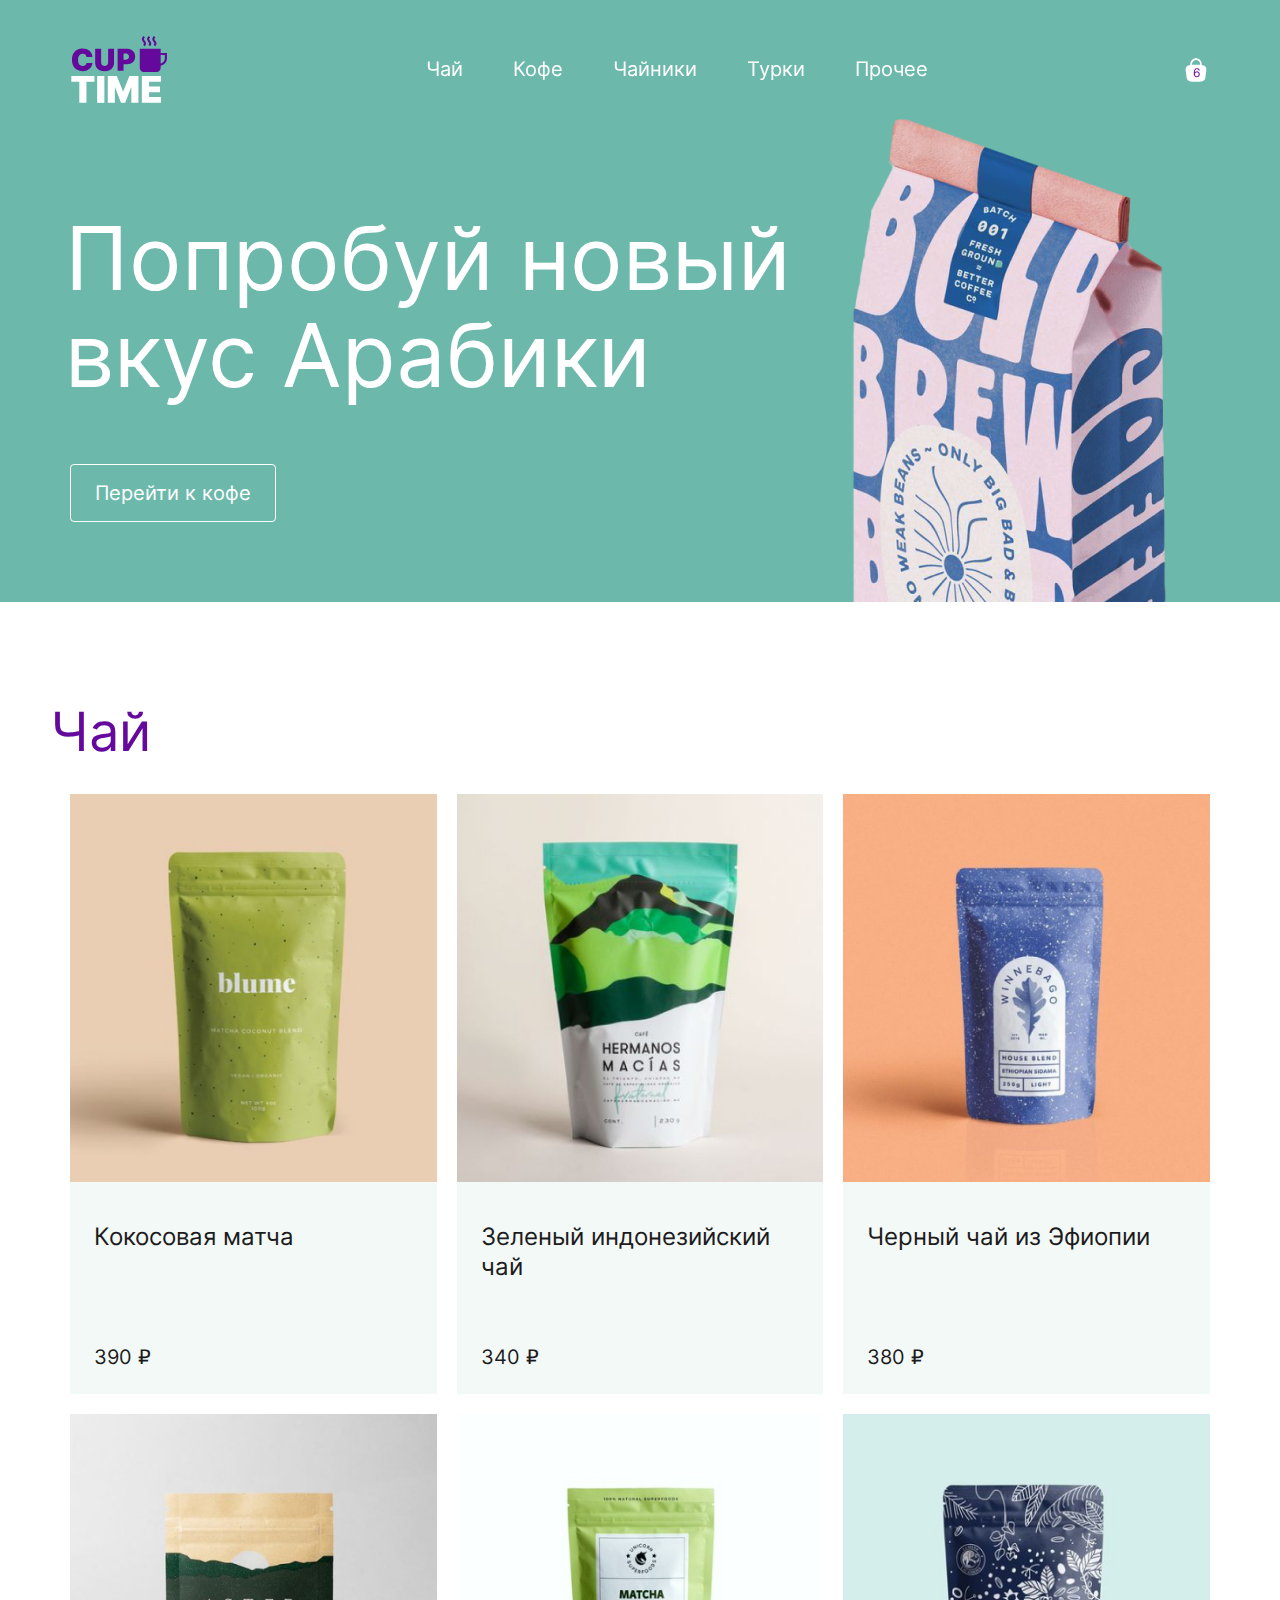
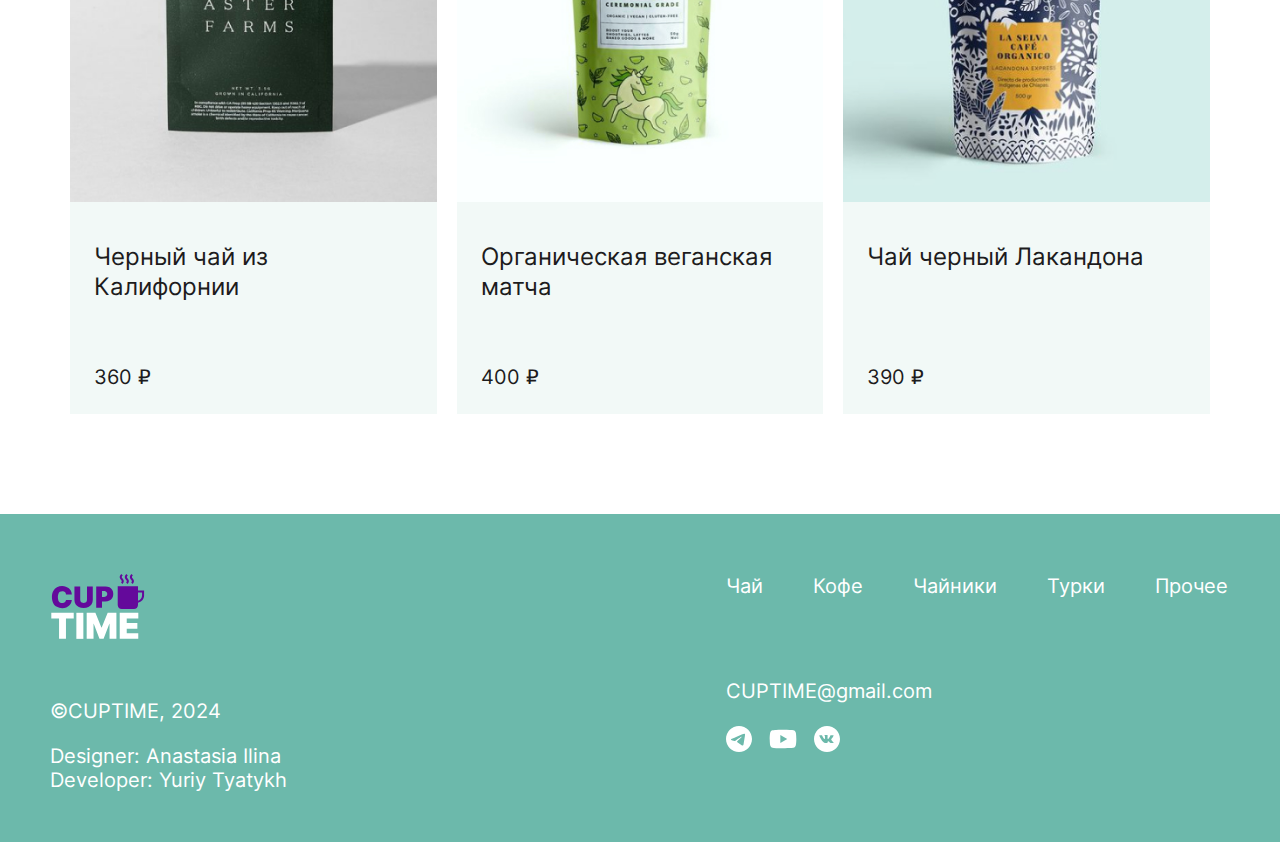
<file: index.html>
<!DOCTYPE html>
<html lang="ru">

<head>
    <meta charset="UTF-8">
    <meta name="viewport" content="width=device-width, initial-scale=1.0">
    <title>Cup Time - время кофе и чая</title>

    <link rel="stylesheet" href="styles/normalize.css">
    <link rel="stylesheet" href="styles/style.css">
</head>


<body>
    <header class="header">
        <div class="container header__container">
            <a class="header__logo-link">
                <img class="header__logo" src="image/logo.svg" alt="Логотип Cup Time">
            </a>

            <nav class="header__nav">
                <ul class="header__menu">
                    <li class="header__menu-item">
                        <a href="#" class="header__menu-link">Чай</a>
                    </li>
                    <li class="header__menu-item">
                        <a href="#" class="header__menu-link">Кофе</a>
                    </li>
                    <li class="header__menu-item">
                        <a href="#" class="header__menu-link">Чайники</a>
                    </li>
                    <li class="header__menu-item">
                        <a href="#" class="header__menu-link">Турки</a>
                    </li>
                    <li class="header__menu-item">
                        <a href="#" class="header__menu-link">Прочее</a>
                    </li>
                </ul>
            </nav>
            <a href="cart.html" class="header__cart-link">6</a>
        </div>
    </header>

    <class="main">
        <section class="promo">
            <div class="container"></div>
            <div class="promo__container">
                <h1 class="promo__title">Попробуй новый вкус Арабики</h1>
                <a href="#" class="promo__link">Перейти к кофе</a>
            </div>
        </div>
    </section>
        <section class="products">
            <div class="container">
                <h2 class="products__title">Чай</h2>
        </div>

                <ul class="products__list">
                    <li class="products__item">
                        <article class="product">
                            <img src="image/photo-2.jpg" alt="Кокосовая матча" class="product__image">
                            <div class="product__content">
                                <h3 class="product__title">Кокосовая матча</h3>
                                <p class="product__price">390 ₽</p>
                            </div>
                        </article>
                    </li>

                    <li class="products__item">
                        <article class="product">
                            <img src="image/photo-1.jpg" alt="Зеленый индонезийский чай" class="product__image">
                            <div class="product__content">
                                <h3 class="product__title">Зеленый индонезийский чай</h3>
                                <p class="product__price">340 ₽</p>
                            </div>        
                        </article>
                    </li>

                    <li class="products__item">
                        <article class="product">
                            <img src="image/photo.jpg" alt="Черный чай из Эфиопии" class="product__image">
                            <div class="product__content">
                                <h3 class="product__title">Черный чай из Эфиопии</h3>
                                <p class="product__price">380 ₽</p>
                            </div>                         
                        </article>
                    </li>

                    <li class="products__item">
                        <article class="product">
                            <img src="image/photo-5.jpg" alt="Черный чай из Калифорнии" class="product__image">
                            <div class="product__content">
                                <h3 class="product__title">Черный чай из Калифорнии</h3>
                                <p class="product__price">360 ₽</p>
                            </div>        
                        </article>
                    </li>

                    <li class="products__item">
                        <article class="product">
                            <img src="image/photo-4.jpg" alt="Органическая веганская матча" class="product__image">
                            <div class="product__content">
                                <h3 class="product__title">Органическая веганская матча</h3>
                                <p class="product__price">400 ₽</p>
                            </div>        
                        </article>
                    </li>

                    <li class="products__item">
                        <article class="product">
                            <img src="image/photo-3.jpg" alt="Чай черный Лакандона" class="product__image">
                            <div class="product__content">
                                <h3 class="product__title">Чай черный Лакандона</h3>
                                <p class="product__price">390 ₽</p>
                            </div>        
                        </article>
                    </li>
                </ul>
            </section>
    </main>

    <footer class="footer">
            <div class="container footer__container">
                <a class="footer__logo-link">
                    <img src="image/logo.svg" alt="Логотип Cup Time" class="footer__logo">
                </a>
                <div class="footer__nav">
                    <ul class="footer__menu">
                        <li class="footer__menu-item">
                            <a href="#" class="footer__menu-link">Чай</a>
                        </li>
                        <li class="footer__menu-item">
                            <a href="#" class="footer__menu-link">Кофе</a>
                        </li>
                        <li class="footer__menu-item">
                            <a href="#" class="footer__menu-link">Чайники</a>
                        </li>
                        <li class="footer__menu-item">
                            <a href="#" class="footer__menu-link">Турки</a>
                        </li>
                        <li class="footer__menu-item">
                            <a href="#" class="footer__menu-link">Прочее</a>
                        </li>
                    </ul>
                </div>

                <div class="footer__info">
                    <p class="footer__copyright">©CUPTIME, 2024</p>
                    <ul class="footer__developers">
                        <li class="footer__developer">Designer: 
                            <a href="#" class="footer__developer-link">Anastasia Ilina</a>
                        </li>
                        <li class="footer__developer">Developer: 
                            <a href="https://github.com/YuriyTyatykh" class="footer__developer-link">Yuriy Tyatykh</a>
                        </li>
                    </ul>
                </div>

                <div class="footer__contacts">
                    <a href="mailto:CUPTIME@gmail.com" class="footer__email">CUPTIME@gmail.com</a>
                    <ul class="footer__social">
                        <li class="footer__social__item">
                            <a href="#" class="footer__social-link"></a>
                                <svg width="26" height="26" viewBox="0 0 26 26" fill="none" xmlns="http://www.w3.org/2000/svg">
                                <path d="M13 0C5.824 0 0 5.824 0 13C0 20.176 5.824 26 13 26C20.176 26 26 20.176 26 13C26 5.824 20.176 0 13 0ZM19.032 8.84C18.837 10.894 17.992 15.886 17.563 18.187C17.381 19.162 17.017 19.487 16.679 19.526C15.925 19.591 15.353 19.032 14.625 18.551C13.481 17.797 12.831 17.329 11.726 16.601C10.439 15.756 11.271 15.288 12.012 14.534C12.207 14.339 15.535 11.31 15.6 11.037C15.609 10.9957 15.6078 10.9527 15.5965 10.9119C15.5852 10.8712 15.5641 10.8338 15.535 10.803C15.457 10.738 15.353 10.764 15.262 10.777C15.145 10.803 13.325 12.012 9.776 14.404C9.256 14.755 8.788 14.937 8.372 14.924C7.904 14.911 7.02 14.664 6.357 14.443C5.538 14.183 4.901 14.04 4.953 13.585C4.979 13.351 5.304 13.117 5.915 12.87C9.711 11.219 12.233 10.127 13.494 9.607C17.108 8.099 17.849 7.839 18.343 7.839C18.447 7.839 18.694 7.865 18.85 7.995C18.98 8.099 19.019 8.242 19.032 8.346C19.019 8.424 19.045 8.658 19.032 8.84Z" fill="white"/>
                                </svg>                           
                        </li>
    
                        <li class="footer__social__item">
                            <a href="#" class="footer__social-link"></a>
                                <svg width="32" height="32" viewBox="0 0 32 32" fill="none" xmlns="http://www.w3.org/2000/svg">
                                <path d="M13.3337 20.0001L20.2537 16.0001L13.3337 12.0001V20.0001ZM28.747 9.56008C28.9203 10.1867 29.0403 11.0267 29.1203 12.0934C29.2137 13.1601 29.2537 14.0801 29.2537 14.8801L29.3337 16.0001C29.3337 18.9201 29.1203 21.0667 28.747 22.4401C28.4137 23.6401 27.6403 24.4134 26.4403 24.7467C25.8137 24.9201 24.667 25.0401 22.907 25.1201C21.1737 25.2134 19.587 25.2534 18.1203 25.2534L16.0003 25.3334C10.4137 25.3334 6.93366 25.1201 5.56033 24.7467C4.36033 24.4134 3.58699 23.6401 3.25366 22.4401C3.08033 21.8134 2.96033 20.9734 2.88033 19.9067C2.78699 18.8401 2.74699 17.9201 2.74699 17.1201L2.66699 16.0001C2.66699 13.0801 2.88033 10.9334 3.25366 9.56008C3.58699 8.36008 4.36033 7.58675 5.56033 7.25341C6.18699 7.08008 7.33366 6.96008 9.09366 6.88008C10.827 6.78675 12.4137 6.74675 13.8803 6.74675L16.0003 6.66675C21.587 6.66675 25.067 6.88008 26.4403 7.25341C27.6403 7.58675 28.4137 8.36008 28.747 9.56008Z" fill="white"/>
                                </svg>
                        </li>
    
                        <li class="footer__social__item">
                            <a href="#" class="footer__social-link"></a>
                                <svg width="26" height="26" viewBox="0 0 26 26" fill="none" xmlns="http://www.w3.org/2000/svg">
                                <path d="M13 0C5.82021 0 0 5.82021 0 13C0 20.1798 5.82021 26 13 26C20.1798 26 26 20.1798 26 13C26 5.82021 20.1798 0 13 0ZM17.9996 14.667C17.9996 14.667 19.1493 15.8018 19.4323 16.3285C19.4404 16.3394 19.4445 16.3502 19.4472 16.3556C19.5623 16.5493 19.5894 16.6996 19.5325 16.812C19.4377 16.9989 19.1127 17.0909 19.0017 17.0991H16.9704C16.8296 17.0991 16.5344 17.0625 16.1769 16.816C15.902 16.6238 15.6311 16.3082 15.3671 16.0008C14.973 15.5431 14.6318 15.1477 14.2878 15.1477C14.2441 15.1476 14.2007 15.1545 14.1592 15.168C13.8992 15.252 13.566 15.623 13.566 16.6116C13.566 16.9203 13.3223 17.0977 13.1503 17.0977H12.22C11.9031 17.0977 10.2524 16.9867 8.7899 15.4443C6.99969 13.5552 5.38823 9.76625 5.37469 9.73104C5.27312 9.48594 5.48302 9.35458 5.71187 9.35458H7.76344C8.03698 9.35458 8.12635 9.52115 8.18865 9.66875C8.26177 9.84073 8.5299 10.5246 8.97 11.2937C9.68365 12.5477 10.121 13.0569 10.4718 13.0569C10.5375 13.0561 10.6021 13.0394 10.66 13.0081C11.1177 12.7535 11.0324 11.1218 11.0121 10.7832C11.0121 10.7196 11.0107 10.0533 10.7765 9.73375C10.6085 9.50219 10.3228 9.41417 10.1495 9.38167C10.2196 9.28486 10.3121 9.20636 10.419 9.15281C10.7331 8.99573 11.2992 8.97271 11.8611 8.97271H12.174C12.7833 8.98083 12.9404 9.0201 13.1611 9.07562C13.608 9.1826 13.6175 9.47104 13.5782 10.4582C13.566 10.7385 13.5539 11.0554 13.5539 11.4292C13.5539 11.5104 13.5498 11.5971 13.5498 11.6892C13.5363 12.1916 13.52 12.7617 13.8748 12.9959C13.9211 13.025 13.9745 13.0404 14.0292 13.0406C14.1524 13.0406 14.5234 13.0406 15.5282 11.3168C15.8381 10.7619 16.1074 10.1853 16.334 9.59156C16.3543 9.55635 16.4139 9.44802 16.4843 9.40604C16.5362 9.37955 16.5939 9.36607 16.6522 9.36677H19.064C19.3267 9.36677 19.5068 9.40604 19.5406 9.5076C19.6002 9.66875 19.5298 10.1603 18.4289 11.6512L17.9373 12.2999C16.9393 13.608 16.9393 13.6744 17.9996 14.667Z" fill="white"/>
                                </svg>
                                
                        </li>
                    </ul>
                </div>

                
            </div>
    </footer>
</body>
</html>
</file>
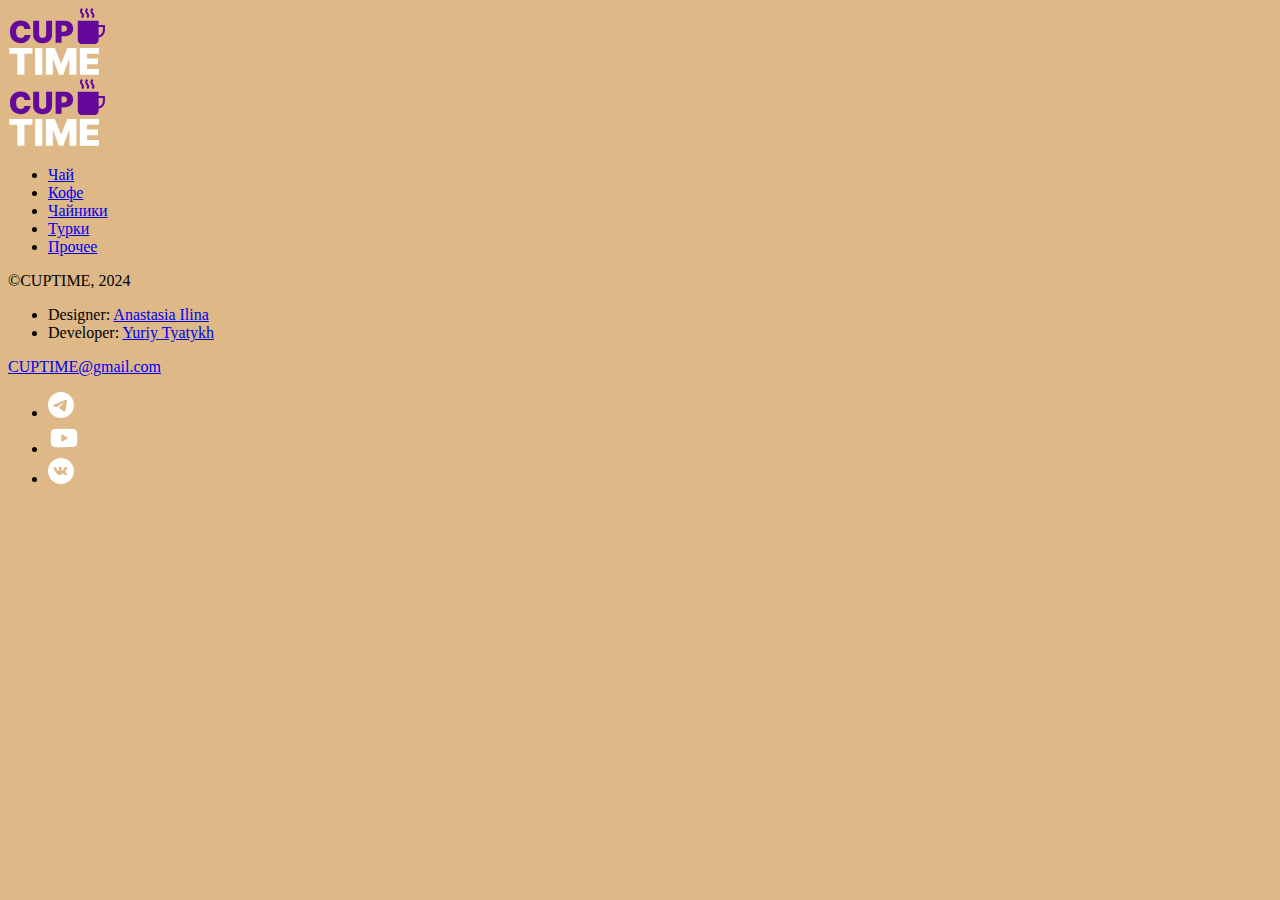
<file: cart.html>
<!DOCTYPE html>
<html lang="ru">
<head>
    <meta charset="UTF-8">
    <meta name="viewport" content="width=device-width, initial-scale=1.0">
    <title>Корзина</title>
</head>

<body style="background-color: rgb(222, 184, 135);">
    <header class="header">
        <div class="container">
            <a class="cart.html">
                <img class="header__logo" src="image/logo.svg" alt="Логотип Cup Time">
            </a>

            <footer class="footer">
                <div class="container footer__container">
                    <a class="footer__logo-link">
                        <img src="image/logo.svg" alt="Логотип Cup Time" class="footer__logo">
                    </a>
                    <div class="footer__nav">
                        <ul class="footer__menu">
                            <li class="footer__menu-item">
                                <a href="#" class="footer__menu-link">Чай</a>
                            </li>
                            <li class="footer__menu-item">
                                <a href="#" class="footer__menu-link">Кофе</a>
                            </li>
                            <li class="footer__menu-item">
                                <a href="#" class="footer__menu-link">Чайники</a>
                            </li>
                            <li class="footer__menu-item">
                                <a href="#" class="footer__menu-link">Турки</a>
                            </li>
                            <li class="footer__menu-item">
                                <a href="#" class="footer__menu-link">Прочее</a>
                            </li>
                        </ul>
                    </div>
    
                    <div class="footer__info">
                        <p class="footer__copyright">©CUPTIME, 2024</p>
                        <ul class="footer__developers">
                            <li class="footer__developer">Designer: 
                                <a href="#" class="footer__developer-link">Anastasia Ilina</a>
                            </li>
                            <li class="footer__developer">Developer: 
                                <a href="https://github.com/YuriyTyatykh" class="footer__developer-link">Yuriy Tyatykh</a>
                            </li>
                        </ul>
                    </div>
    
                    <div class="footer__contacts">
                        <a href="mailto:CUPTIME@gmail.com" class="footer__email">CUPTIME@gmail.com</a>
                    </div>
    
                    <ul class="footer__social">
                        <li class="footer__social__item">
                            <a href="#" class="footer__social-link"></a>
                                <svg width="26" height="26" viewBox="0 0 26 26" fill="none" xmlns="http://www.w3.org/2000/svg">
                                <path d="M13 0C5.824 0 0 5.824 0 13C0 20.176 5.824 26 13 26C20.176 26 26 20.176 26 13C26 5.824 20.176 0 13 0ZM19.032 8.84C18.837 10.894 17.992 15.886 17.563 18.187C17.381 19.162 17.017 19.487 16.679 19.526C15.925 19.591 15.353 19.032 14.625 18.551C13.481 17.797 12.831 17.329 11.726 16.601C10.439 15.756 11.271 15.288 12.012 14.534C12.207 14.339 15.535 11.31 15.6 11.037C15.609 10.9957 15.6078 10.9527 15.5965 10.9119C15.5852 10.8712 15.5641 10.8338 15.535 10.803C15.457 10.738 15.353 10.764 15.262 10.777C15.145 10.803 13.325 12.012 9.776 14.404C9.256 14.755 8.788 14.937 8.372 14.924C7.904 14.911 7.02 14.664 6.357 14.443C5.538 14.183 4.901 14.04 4.953 13.585C4.979 13.351 5.304 13.117 5.915 12.87C9.711 11.219 12.233 10.127 13.494 9.607C17.108 8.099 17.849 7.839 18.343 7.839C18.447 7.839 18.694 7.865 18.85 7.995C18.98 8.099 19.019 8.242 19.032 8.346C19.019 8.424 19.045 8.658 19.032 8.84Z" fill="white"/>
                                </svg>                           
                        </li>
    
                        <li class="footer__social__item">
                            <a href="#" class="footer__social-link"></a>
                                <svg width="32" height="32" viewBox="0 0 32 32" fill="none" xmlns="http://www.w3.org/2000/svg">
                                <path d="M13.3337 20.0001L20.2537 16.0001L13.3337 12.0001V20.0001ZM28.747 9.56008C28.9203 10.1867 29.0403 11.0267 29.1203 12.0934C29.2137 13.1601 29.2537 14.0801 29.2537 14.8801L29.3337 16.0001C29.3337 18.9201 29.1203 21.0667 28.747 22.4401C28.4137 23.6401 27.6403 24.4134 26.4403 24.7467C25.8137 24.9201 24.667 25.0401 22.907 25.1201C21.1737 25.2134 19.587 25.2534 18.1203 25.2534L16.0003 25.3334C10.4137 25.3334 6.93366 25.1201 5.56033 24.7467C4.36033 24.4134 3.58699 23.6401 3.25366 22.4401C3.08033 21.8134 2.96033 20.9734 2.88033 19.9067C2.78699 18.8401 2.74699 17.9201 2.74699 17.1201L2.66699 16.0001C2.66699 13.0801 2.88033 10.9334 3.25366 9.56008C3.58699 8.36008 4.36033 7.58675 5.56033 7.25341C6.18699 7.08008 7.33366 6.96008 9.09366 6.88008C10.827 6.78675 12.4137 6.74675 13.8803 6.74675L16.0003 6.66675C21.587 6.66675 25.067 6.88008 26.4403 7.25341C27.6403 7.58675 28.4137 8.36008 28.747 9.56008Z" fill="white"/>
                                </svg>
                        </li>
    
                        <li class="footer__social__item">
                            <a href="#" class="footer__social-link"></a>
                                <svg width="26" height="26" viewBox="0 0 26 26" fill="none" xmlns="http://www.w3.org/2000/svg">
                                <path d="M13 0C5.82021 0 0 5.82021 0 13C0 20.1798 5.82021 26 13 26C20.1798 26 26 20.1798 26 13C26 5.82021 20.1798 0 13 0ZM17.9996 14.667C17.9996 14.667 19.1493 15.8018 19.4323 16.3285C19.4404 16.3394 19.4445 16.3502 19.4472 16.3556C19.5623 16.5493 19.5894 16.6996 19.5325 16.812C19.4377 16.9989 19.1127 17.0909 19.0017 17.0991H16.9704C16.8296 17.0991 16.5344 17.0625 16.1769 16.816C15.902 16.6238 15.6311 16.3082 15.3671 16.0008C14.973 15.5431 14.6318 15.1477 14.2878 15.1477C14.2441 15.1476 14.2007 15.1545 14.1592 15.168C13.8992 15.252 13.566 15.623 13.566 16.6116C13.566 16.9203 13.3223 17.0977 13.1503 17.0977H12.22C11.9031 17.0977 10.2524 16.9867 8.7899 15.4443C6.99969 13.5552 5.38823 9.76625 5.37469 9.73104C5.27312 9.48594 5.48302 9.35458 5.71187 9.35458H7.76344C8.03698 9.35458 8.12635 9.52115 8.18865 9.66875C8.26177 9.84073 8.5299 10.5246 8.97 11.2937C9.68365 12.5477 10.121 13.0569 10.4718 13.0569C10.5375 13.0561 10.6021 13.0394 10.66 13.0081C11.1177 12.7535 11.0324 11.1218 11.0121 10.7832C11.0121 10.7196 11.0107 10.0533 10.7765 9.73375C10.6085 9.50219 10.3228 9.41417 10.1495 9.38167C10.2196 9.28486 10.3121 9.20636 10.419 9.15281C10.7331 8.99573 11.2992 8.97271 11.8611 8.97271H12.174C12.7833 8.98083 12.9404 9.0201 13.1611 9.07562C13.608 9.1826 13.6175 9.47104 13.5782 10.4582C13.566 10.7385 13.5539 11.0554 13.5539 11.4292C13.5539 11.5104 13.5498 11.5971 13.5498 11.6892C13.5363 12.1916 13.52 12.7617 13.8748 12.9959C13.9211 13.025 13.9745 13.0404 14.0292 13.0406C14.1524 13.0406 14.5234 13.0406 15.5282 11.3168C15.8381 10.7619 16.1074 10.1853 16.334 9.59156C16.3543 9.55635 16.4139 9.44802 16.4843 9.40604C16.5362 9.37955 16.5939 9.36607 16.6522 9.36677H19.064C19.3267 9.36677 19.5068 9.40604 19.5406 9.5076C19.6002 9.66875 19.5298 10.1603 18.4289 11.6512L17.9373 12.2999C16.9393 13.608 16.9393 13.6744 17.9996 14.667Z" fill="white"/>
                                </svg>
                                
                        </li>
                    </ul>
                </div>
        </footer>
</body>
</html>
</file>
<file: styles/style.css>
@font-face {
    font-display: swap; 
    font-family: 'Inter';
    font-style: normal;
    font-weight: 400;
    src: url('../fonts/inter-v13-cyrillic_latin-regular.woff2') format('woff2'); 
  }
  
  html {
    box-sizing: border-box;
  }
  *,
  *::before,
  *::after {
    box-sizing: inherit;
  }

  body {
    font-family: Inter, sans-serif;
    background-color: #fff;
    font-size: 20px;
    line-height: 1.24;
    color: #1d1c1d;
  }

  ul {
    padding-left: 0;
    margin-top: 0;
    margin-bottom: 0;
    list-style: none;
  }

  a {
    text-decoration: none;
    color: inherit;
  }
  
  img {
    max-width: 100%;
    height: auto;
  }

  .container {
    max-width: 1400px;
    margin: 0 auto;
    padding: 0 50px;
  }

  .header {
    padding: 0 24px;
    width: 100%;
    position: absolute;
    top: 24px;
    left: 50%;
    transform: translateX(-50%);
    color: #fff;
  }

  .header__container {
    max-width: 1392px;
    backdrop-filter: blur(60px);
    background: rgba(108, 185, 171, 0.7);
    padding: 12px 46px;
    display: flex;
    justify-content: space-between;
    align-items: center;
  }

  .header__logo-link {
    font-size: 0;
}

  .header__menu {
    display: flex;
    align-items: center;
    gap: 50px;
}

  .header__cart-link {
    width: 28px;
    height: 28px;
    color: #64099b;
    font-size: 12px;
    background-image: url("/image/bag.svg");
    background-position: center;
    background-repeat: no-repeat;
    text-align: center;
    padding: 10px 4px 3px;
}

.promo {
    background-color: #6cb9ab;
    color: #fff;    
}

.promo__container {
    padding-top: 210px;
    padding-bottom: 80px;
    background-image: url("/image/bg-image.png");
    background-position: right 113px bottom 0;
    background-repeat: no-repeat;
}

.promo__title {
    font-weight: 400;
    font-size: 88px;
    line-height: 1.1;
    margin-top: 0;
    margin-bottom: 60px;
    max-width: 800px;
    margin-left: 65px;
}

.promo__link {
    display: inline-block;
    border: 1px solid #fff;
    border-radius: 4px;
    padding: 16px 24px;
    margin-left: 70px;
}

.products {
    padding: 100px 0;
}

.products__title {
    font-weight: 400;
    font-size: 54px;
    line-height: 1.1;
    color: #64099b;
    margin-top: 0;
    margin-bottom: 32px;
}
.products__list {
    display: grid;
    grid-template-columns: repeat(3, 1fr);
    gap: 20px;
    margin-left: 70px;
    margin-right: 70px;
}

.product {
    font-size: 0;
    background: #f2f9f7;
    min-height: 600px;
    display: flex;
    flex-direction: column;
    color: #1d1c1d;
}
.product__image {
    width: 100%;
}

.product__content {
    flex-grow: 1;
    padding: 40px 24px 24px;
    display: flex;
    flex-direction: column;
}

.product__title {
    flex-grow: 1;
    font-weight: 400;
    font-size: 24px;
    margin-top: 0;
    margin-bottom: 4px;
    overflow: hidden;
    text-overflow: ellipsis;
    display: -webkit-box;
    -webkit-line-clamp: 2;
    -webkit-box-orient: vertical;
}

.product__price {
    margin: 0;
    font-size: 20px;
}

.footer {
    padding: 60px 0;
    background-color: #6cb9ab;
    color: #fff;

}

.footer__container {
    display: grid;
    gap: 38px;
    grid-template-columns: repeat(2, max-content);
    justify-content: space-between;
}
.footer__logo-link {
    width: 99px;
    height: 67px;
}
.footer__logo {
}
.footer__nav {
    width: 504px;
    height: 25px;

}
.footer__menu {
    display: flex;
    align-items: center;
    gap: 50px;
}
.footer__menu-item {
}
.footer__menu-link {
}
.footer__info {
    width: 254px;
    height: 103px;
}
.footer__copyright {
}
.footer__developers {
}
.footer__developer {
}
.footer__developer-link {
}
.footer__contacts {
    width: 205px;
    height: 73px;
    font-weight: 400;
    font-size: 20px;
}
.footer__email {
}
.footer__social {
    display: flex;
    align-items: center;
    gap: 15px;
    margin-top: 19px;
}
.footer__social__item {
}
.footer__social-link {
}
</file>
